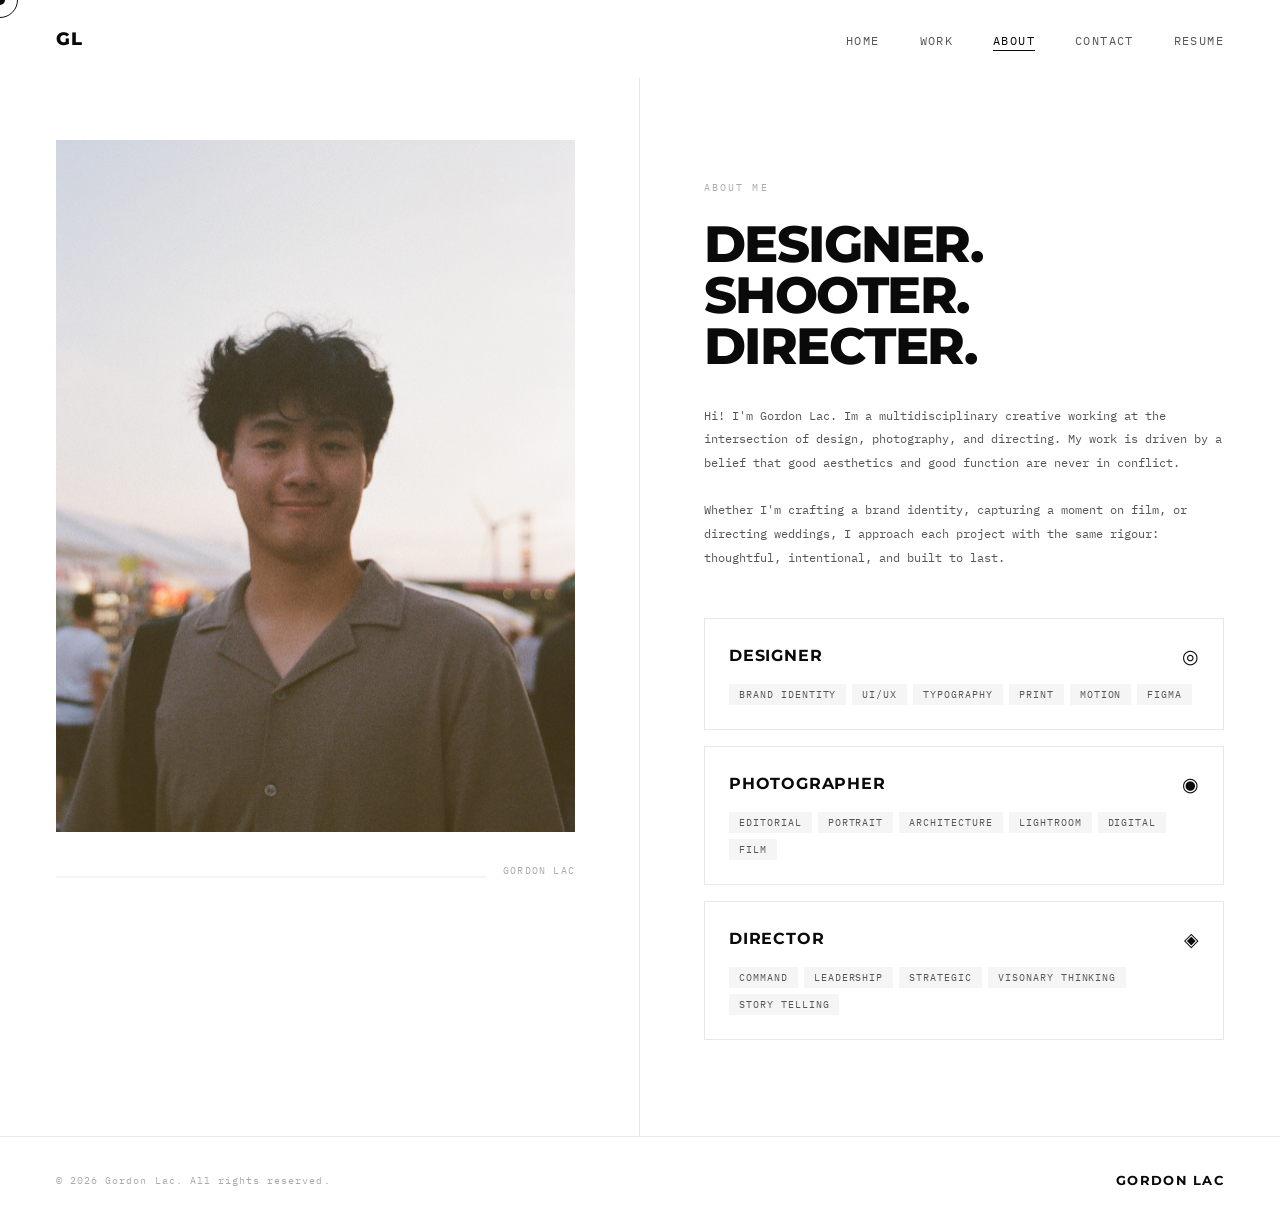
<file: about.html>
<!DOCTYPE html>
<html lang="en">
<head>
  <meta charset="UTF-8">
  <meta name="viewport" content="width=device-width, initial-scale=1.0">
  <title>Gordon Lac — About</title>
  <link rel="stylesheet" href="stylesheet.css">
  <link rel="preconnect" href="https://fonts.googleapis.com">
  <link rel="preconnect" href="https://fonts.gstatic.com" crossorigin>
  <link href="https://fonts.googleapis.com/css2?family=Montserrat:ital,wght@0,100;0,200;0,300;0,400;0,500;0,600;0,700;0,800;0,900;1,300;1,400&family=IBM+Plex+Mono:wght@300;400;500&display=swap" rel="stylesheet">
</head>
<body>

  <div id="cursor"></div>
  <div id="cursor-ring"></div>

  <!-- ─── NAV ─── -->
  <nav id="main-nav">
    <a class="nav-logo" href="index.html">GL</a>
    <ul class="nav-links">
      <li><a href="index.html">Home</a></li>
      <li><a href="work.html">Work</a></li>
      <li><a href="about.html" class="active">About</a></li>
      <li><a href="contact.html">Contact</a></li>
      <li><a href="https://drive.google.com/file/d/1MKEJlnjtMEWlnv_VIeZGkt-qrC63POah/view?usp=sharing" target="_blank">Resume</a></li>

    </ul>
  </nav>

  <div class="page-wrapper">

    <div class="about-layout">
      <div class="about-left">
        <div class="about-portrait">
          <img src="z_me.jpg" width="100%">
        </div>
        <div style="display:flex;gap:16px;margin-top:8px;">
          <div style="flex:1;background:var(--gray-100);height:2px;margin-top:12px;"></div>
          <p style="font-family:var(--mono);font-size:0.62rem;letter-spacing:0.12em;text-transform:uppercase;color:var(--gray-400);">Gordon Lac</p>
        </div>
      </div>
      <div class="about-right">
        <p class="about-right-label">About Me</p>
        <h2 class="about-bio-title">Designer.<br>Shooter.<br>Directer.</h2>
        <p class="about-bio">
          Hi! I'm Gordon Lac. Im a multidisciplinary creative working at the intersection of design, photography, and directing. My
          work is driven by a belief that good aesthetics and good function are never in conflict.
          <br><br>
          Whether I'm crafting a brand identity, capturing a moment on film, or directing weddings, I approach
          each project with the same rigour: thoughtful, intentional, and built to last.
        </p>
        <div class="skill-card reveal">
          <div class="skill-card-header">
            <span class="skill-card-title">Designer</span>
            <span class="skill-card-icon">◎</span>
          </div>
          <div class="skill-tags">
            <span class="skill-tag">Brand Identity</span>
            <span class="skill-tag">UI/UX</span>
            <span class="skill-tag">Typography</span>
            <span class="skill-tag">Print</span>
            <span class="skill-tag">Motion</span>
            <span class="skill-tag">Figma</span>
          </div>
        </div>
        <div class="skill-card reveal">
          <div class="skill-card-header">
            <span class="skill-card-title">Photographer</span>
            <span class="skill-card-icon">◉</span>
          </div>
          <div class="skill-tags">
            <span class="skill-tag">Editorial</span>
            <span class="skill-tag">Portrait</span>
            <span class="skill-tag">Architecture</span>
            <span class="skill-tag">Lightroom</span>
            <span class="skill-tag">Digital</span>
            <span class="skill-tag">Film</span>
          </div>
        </div>
        <div class="skill-card reveal">
          <div class="skill-card-header">
            <span class="skill-card-title">Director</span>
            <span class="skill-card-icon">◈</span>
          </div>
          <div class="skill-tags">
            <span class="skill-tag">Command</span>
            <span class="skill-tag">Leadership</span>
            <span class="skill-tag">Strategic</span>
            <span class="skill-tag">Visonary Thinking</span>
            <span class="skill-tag">Story Telling</span>
          </div>
        </div>
      </div>
    </div>

    <footer class="site-footer">
      <p class="footer-copy">© 2026 Gordon Lac. All rights reserved.</p>
      <p class="footer-name">Gordon Lac</p>
    </footer>

  </div><!-- /page-wrapper -->

  <script src="shared.js"></script>
  <script>
    initCursor();
    initNavScroll();
    initReveal(document);
  </script>
</body>
</html>
</file>
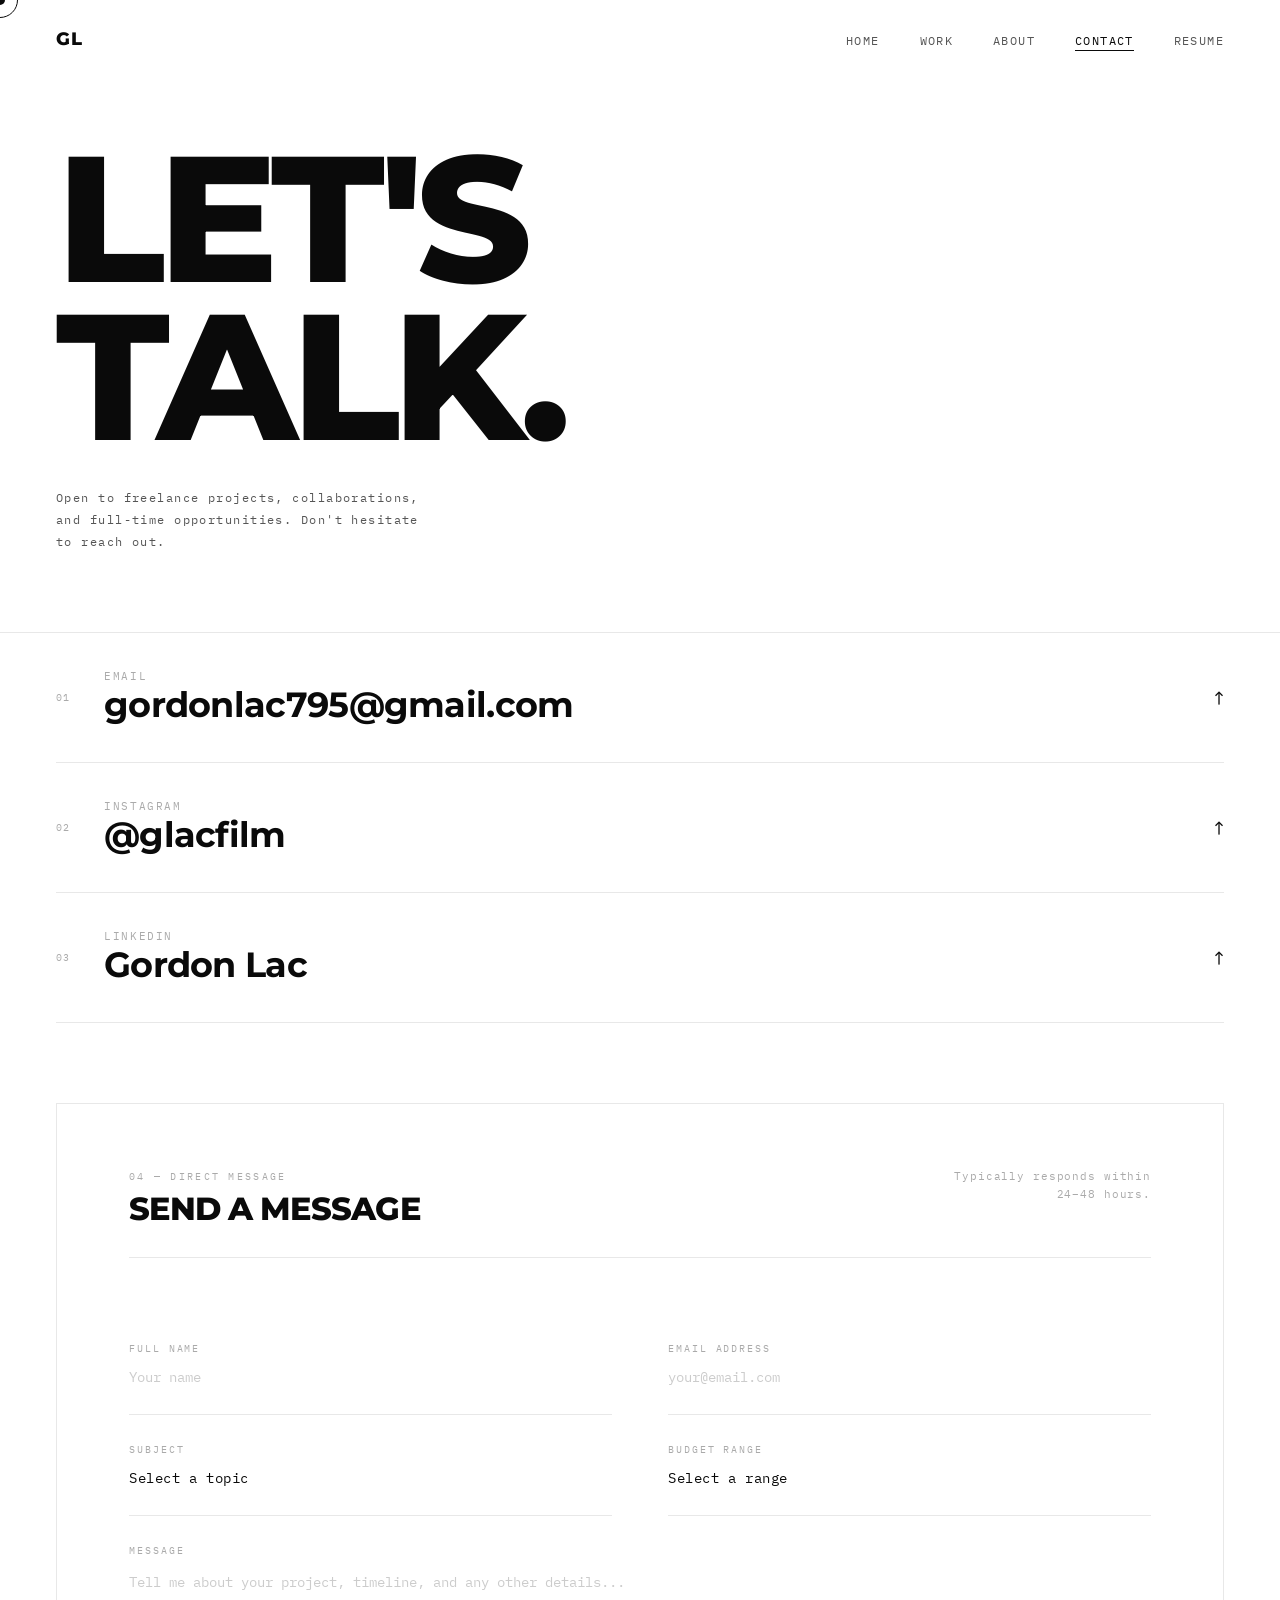
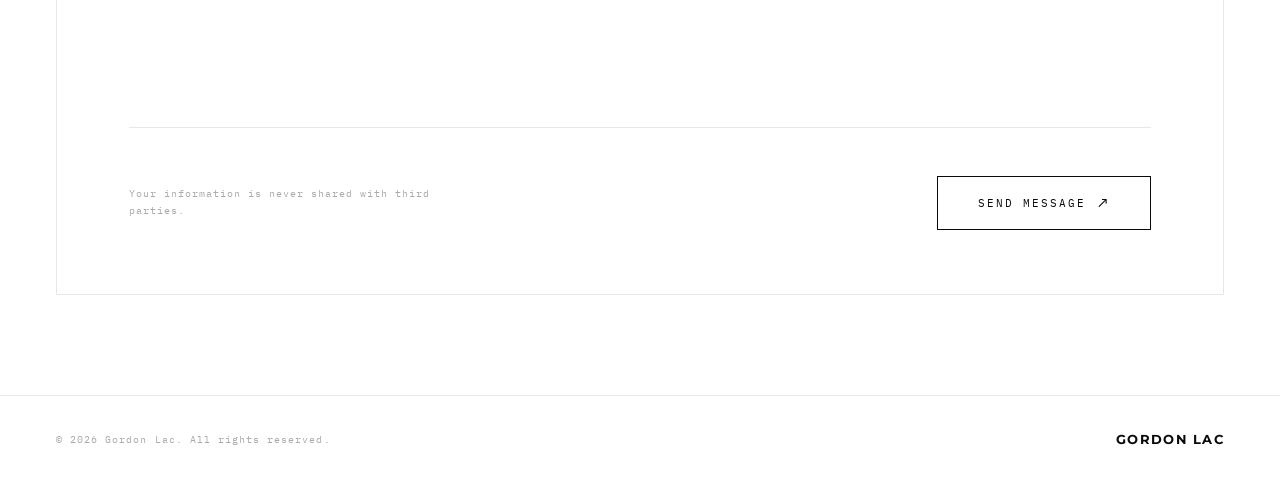
<file: contact.html>
<!DOCTYPE html>
<html lang="en">
<head>
  <meta charset="UTF-8">
  <meta name="viewport" content="width=device-width, initial-scale=1.0">
  <title>Gordon Lac — Contact</title>
  <link rel="stylesheet" href="stylesheet.css">
  <link rel="preconnect" href="https://fonts.googleapis.com">
  <link rel="preconnect" href="https://fonts.gstatic.com" crossorigin>
  <link href="https://fonts.googleapis.com/css2?family=Montserrat:ital,wght@0,100;0,200;0,300;0,400;0,500;0,600;0,700;0,800;0,900;1,300;1,400&family=IBM+Plex+Mono:wght@300;400;500&display=swap" rel="stylesheet">

  <style>
    /* ── CONTACT FORM CARD ── */
    .contact-form-section {
      padding: 80px 56px 40px !important;
    }

    .contact-form-card {
      max-width: 1200px !important;
      width: 100% !important;
      margin: 0 auto !important;
      border: 1px solid #e8e8e8 !important;
      padding: 64px 72px !important;
      box-sizing: border-box !important;
      background: #ffffff !important;
    }

    .form-card-header {
      display: flex !important;
      align-items: baseline !important;
      justify-content: space-between !important;
      margin-bottom: 56px !important;
      padding-bottom: 32px !important;
      border-bottom: 1px solid #e8e8e8 !important;
    }

    .form-card-label {
      font-family: 'IBM Plex Mono', monospace !important;
      font-size: 0.65rem !important;
      letter-spacing: 0.22em !important;
      text-transform: uppercase !important;
      color: #aaaaaa !important;
      display: block !important;
      margin-bottom: 10px !important;
    }

    .form-card-title {
      font-family: Montserrat, sans-serif !important;
      font-weight: 800 !important;
      font-size: 2rem !important;
      letter-spacing: -0.03em !important;
      text-transform: uppercase !important;
      color: #0a0a0a !important;
      line-height: 1 !important;
    }

    .form-card-note {
      font-family: 'IBM Plex Mono', monospace !important;
      font-size: 0.68rem !important;
      letter-spacing: 0.08em !important;
      color: #aaaaaa !important;
      text-align: right !important;
      line-height: 1.6 !important;
    }

    /* ── FORM GRID ── */
    .form-grid {
      display: grid !important;
      grid-template-columns: 1fr 1fr !important;
      column-gap: 56px !important;
      row-gap: 0 !important;
    }

    .form-field {
      display: flex !important;
      flex-direction: column !important;
      padding: 28px 0 !important;
      border-bottom: 1px solid #e8e8e8 !important;
    }

    .form-field.full-width {
      grid-column: 1 / -1 !important;
    }

    .form-field label {
      font-family: 'IBM Plex Mono', monospace !important;
      font-size: 0.6rem !important;
      letter-spacing: 0.2em !important;
      text-transform: uppercase !important;
      color: #aaaaaa !important;
      margin-bottom: 12px !important;
      display: block !important;
      visibility: visible !important;
      opacity: 1 !important;
    }

    .form-field input,
    .form-field select,
    .form-field textarea {
      font-family: 'IBM Plex Mono', monospace !important;
      font-size: 0.9rem !important;
      color: #0a0a0a !important;
      background: transparent !important;
      border: none !important;
      border-radius: 0 !important;
      outline: none !important;
      width: 100% !important;
      padding: 0 !important;
      margin: 0 !important;
      box-shadow: none !important;
      -webkit-appearance: none !important;
      appearance: none !important;
      visibility: visible !important;
      opacity: 1 !important;
      display: block !important;
    }

    .form-field input::placeholder,
    .form-field textarea::placeholder {
      color: #cccccc !important;
      font-family: 'IBM Plex Mono', monospace !important;
    }

    .form-field select {
      cursor: none !important;
      letter-spacing: 0.04em !important;
    }

    .form-field select option {
      background: #ffffff !important;
      color: #0a0a0a !important;
    }

    .form-field textarea {
      resize: none !important;
      line-height: 1.8 !important;
      min-height: 100px !important;
    }

    /* ── FORM FOOTER ── */
    .form-footer {
      display: flex !important;
      align-items: center !important;
      justify-content: space-between !important;
      padding-top: 40px !important;
      margin-top: 8px !important;
    }

    .form-footer-note {
      font-family: 'IBM Plex Mono', monospace !important;
      font-size: 0.62rem !important;
      letter-spacing: 0.1em !important;
      color: #aaaaaa !important;
      max-width: 320px !important;
      line-height: 1.7 !important;
    }

    .form-submit-btn {
      font-family: 'IBM Plex Mono', monospace !important;
      font-size: 0.7rem !important;
      letter-spacing: 0.18em !important;
      text-transform: uppercase !important;
      color: #0a0a0a !important;
      background: transparent !important;
      border: 1px solid #0a0a0a !important;
      padding: 16px 40px !important;
      cursor: none !important;
      display: inline-flex !important;
      align-items: center !important;
      gap: 12px !important;
      transition: background 0.25s, color 0.25s !important;
      border-radius: 0 !important;
      box-shadow: none !important;
      outline: none !important;
      -webkit-appearance: none !important;
      appearance: none !important;
    }

    .form-submit-btn:hover {
      background: #f5f5f5 !important;
    }

    .btn-arrow {
      display: inline-block !important;
      transition: transform 0.25s !important;
      font-size: 1rem !important;
    }

    .form-submit-btn:hover .btn-arrow {
      transform: translate(4px, -4px) !important;
    }

    /* ── SUCCESS STATE ── */
    .form-success {
      display: none !important;
      text-align: center !important;
      padding: 80px 40px !important;
    }

    .form-success.visible {
      display: block !important;
    }

    .success-icon {
      font-family: 'IBM Plex Mono', monospace !important;
      font-size: 2rem !important;
      color: #0a0a0a !important;
      margin-bottom: 24px !important;
      display: block !important;
    }

    .success-title {
      font-family: Montserrat, sans-serif !important;
      font-weight: 800 !important;
      font-size: 1.8rem !important;
      letter-spacing: -0.03em !important;
      text-transform: uppercase !important;
      color: #0a0a0a !important;
      margin-bottom: 12px !important;
    }

    .success-sub {
      font-family: 'IBM Plex Mono', monospace !important;
      font-size: 0.72rem !important;
      color: #aaaaaa !important;
      letter-spacing: 0.08em !important;
      line-height: 1.8 !important;
    }

    /* ── ERROR STATE ── */
    .form-error-msg {
      display: none !important;
      font-family: 'IBM Plex Mono', monospace !important;
      font-size: 0.65rem !important;
      letter-spacing: 0.1em !important;
      color: #cc0000 !important;
      margin-top: 20px !important;
      text-align: center !important;
    }

    .form-error-msg.visible {
      display: block !important;
    }

    /* ── RESPONSIVE ── */
    @media (max-width: 900px) {
      .contact-form-section {
        padding: 60px 28px 40px !important;
      }
      .contact-form-card {
        padding: 40px 28px !important;
      }
      .form-grid {
        grid-template-columns: 1fr !important;
        column-gap: 0 !important;
      }
      .form-card-header {
        flex-direction: column !important;
        gap: 16px !important;
      }
      .form-card-note {
        text-align: left !important;
      }
      .form-footer {
        flex-direction: column !important;
        align-items: flex-start !important;
        gap: 28px !important;
      }
    }
  </style>
</head>
<body>

  <div id="cursor"></div>
  <div id="cursor-ring"></div>

  <!-- ─── NAV ─── -->
  <nav id="main-nav">
    <a class="nav-logo" href="index.html">GL</a>
    <ul class="nav-links">
      <li><a href="index.html">Home</a></li>
      <li><a href="work.html">Work</a></li>
      <li><a href="about.html">About</a></li>
      <li><a href="contact.html" class="active">Contact</a></li>
      <li><a href="https://drive.google.com/file/d/1MKEJlnjtMEWlnv_VIeZGkt-qrC63POah/view?usp=sharing" target="_blank">Resume</a></li>

    </ul>
  </nav>

  <div class="page-wrapper">

    <!-- ─── HERO ─── -->
    <div class="contact-hero">
      <h1 class="contact-title">Let's<br>Talk.</h1>
      <p class="contact-subtitle">Open to freelance projects, collaborations, and full-time opportunities. Don't hesitate to reach out.</p>
    </div>

    <!-- ─── CONTACT LINKS ─── -->
    <div class="contact-links">
      <a href="mailto:gordonlac795@gmail.com" class="contact-link-row">
        <div class="contact-link-left">
          <span class="contact-link-num">01</span>
          <div>
            <p class="contact-link-label">Email</p>
            <p class="contact-link-name">gordonlac795@gmail.com</p>
          </div>
        </div>
        <span class="contact-link-arrow">↗</span>
      </a>
      <a href="https://www.instagram.com/glacfilm/" target="_blank" class="contact-link-row">
        <div class="contact-link-left">
          <span class="contact-link-num">02</span>
          <div>
            <p class="contact-link-label">Instagram</p>
            <p class="contact-link-name">@glacfilm</p>
          </div>
        </div>
        <span class="contact-link-arrow">↗</span>
      </a>
      <a href="https://www.linkedin.com/in/gordon-lac-743646339/" target="_blank" class="contact-link-row">
        <div class="contact-link-left">
          <span class="contact-link-num">03</span>
          <div>
            <p class="contact-link-label">LinkedIn</p>
            <p class="contact-link-name">Gordon Lac</p>
          </div>
        </div>
        <span class="contact-link-arrow">↗</span>
      </a>
    </div>

    <!-- ─── CONTACT FORM ─── -->
    <div class="contact-form-section">
      <div class="contact-form-card">

        <!-- Card Header -->
        <div class="form-card-header">
          <div>
            <span class="form-card-label">04 — Direct Message</span>
            <h2 class="form-card-title">Send a Message</h2>
          </div>
          <p class="form-card-note">
            Typically responds within<br>24–48 hours.
          </p>
        </div>

        <!-- Form Body -->
        <form id="contact-form" action="https://formspree.io/f/maqpvrbr" method="POST" novalidate>

          <div class="form-grid">

            <!-- Name -->
            <div class="form-field">
              <label for="name">Full Name</label>
              <input type="text" id="name" name="name" placeholder="Your name" required>
            </div>

            <!-- Email -->
            <div class="form-field">
              <label for="email">Email Address</label>
              <input type="email" id="email" name="email" placeholder="your@email.com" required>
            </div>

            <!-- Subject -->
            <div class="form-field">
              <label for="subject">Subject</label>
              <select id="subject" name="subject" required>
                <option value="" disabled selected>Select a topic</option>
                <option value="Freelance Project">Freelance Project</option>
                <option value="Collaboration">Collaboration</option>
                <option value="Full-Time Opportunity">Full-Time Opportunity</option>
                <option value="Wedding / Event">Wedding / Event</option>
                <option value="Commercial Shoot">Commercial Shoot</option>
                <option value="Other">Other</option>
              </select>
            </div>

            <!-- Budget -->
            <div class="form-field">
              <label for="budget">Budget Range</label>
              <select id="budget" name="budget">
                <option value="" disabled selected>Select a range</option>
                <option value="Under $500">Under $500</option>
                <option value="$500 – $1,500">$500 – $1,500</option>
                <option value="$1,500 – $5,000">$1,500 – $5,000</option>
                <option value="$5,000+">$5,000+</option>
                <option value="Let's discuss">Let's discuss</option>
              </select>
            </div>

            <!-- Message -->
            <div class="form-field full-width">
              <label for="message">Message</label>
              <textarea id="message" name="message" rows="5" placeholder="Tell me about your project, timeline, and any other details..." required></textarea>
            </div>

          </div><!-- /form-grid -->

          <!-- Form Footer -->
          <div class="form-footer">
            <p class="form-footer-note">
              Your information is never shared with third parties.
            </p>
            <button type="submit" class="form-submit-btn">
              Send Message <span class="btn-arrow">↗</span>
            </button>
          </div>

          <p class="form-error-msg" id="form-error">Something went wrong. Please try again or email directly.</p>

        </form>

        <!-- Success State -->
        <div class="form-success" id="form-success">
          <span class="success-icon">✓</span>
          <p class="success-title">Message Sent</p>
          <p class="success-sub">Thanks for reaching out.<br>I'll be in touch within 24–48 hours.</p>
        </div>

      </div>
    </div><!-- /contact-form-section -->

    <!-- ─── FOOTER ─── -->
    <footer class="site-footer" style="margin-top:60px;">
      <p class="footer-copy">© 2026 Gordon Lac. All rights reserved.</p>
      <p class="footer-name">Gordon Lac</p>
    </footer>

  </div><!-- /page-wrapper -->

  <script src="shared.js"></script>
  <script>
    initCursor();
    initNavScroll();

    // ── FORM SUBMISSION ──
    const form = document.getElementById('contact-form');
    const successBox = document.getElementById('form-success');
    const errorMsg = document.getElementById('form-error');

    form.addEventListener('submit', async function (e) {
      e.preventDefault();

      const btn = form.querySelector('.form-submit-btn');
      btn.textContent = 'Sending...';
      btn.style.setProperty('opacity', '0.6', 'important');
      btn.style.setProperty('pointer-events', 'none', 'important');
      errorMsg.classList.remove('visible');

      try {
        const response = await fetch(form.action, {
          method: 'POST',
          body: new FormData(form),
          headers: { 'Accept': 'application/json' }
        });

        if (response.ok) {
          form.style.setProperty('display', 'none', 'important');
          successBox.classList.add('visible');
          successBox.style.setProperty('display', 'block', 'important');
        } else {
          throw new Error('Server error');
        }
      } catch {
        errorMsg.classList.add('visible');
        btn.innerHTML = 'Send Message <span class="btn-arrow">↗</span>';
        btn.style.setProperty('opacity', '1', 'important');
        btn.style.setProperty('pointer-events', 'auto', 'important');
      }
    });
  </script>
</body>
</html>
</file>
<file: stylesheet.css>
:root {
      --black: #0a0a0a;
      --white: #ffffff;
      --gray-100: #f5f5f5;
      --gray-200: #e8e8e8;
      --gray-400: #aaaaaa;
      --gray-600: #555555;
      --display: 'Montserrat', sans-serif;
      --mono: 'IBM Plex Mono', monospace;
      --transition: 0.4s cubic-bezier(0.25, 0.46, 0.45, 0.94);
    }

    *, *::before, *::after { box-sizing: border-box; margin: 0; padding: 0; }

    html { scroll-behavior: smooth; overflow-x: hidden; }

    body {
      font-family: var(--mono);
      background: var(--white);
      color: var(--black);
      cursor: none;
      overflow-x: hidden;
    }

    /* ─── CURSOR ─── */
    #cursor {
      position: fixed; width: 10px; height: 10px;
      background: var(--black); border-radius: 50%;
      pointer-events: none; z-index: 9999;
      transform: translate(-50%, -50%);
      transition: width 0.25s, height 0.25s, background 0.25s;
    }
    #cursor-ring {
      position: fixed; width: 36px; height: 36px;
      border: 1.5px solid var(--black); border-radius: 50%;
      pointer-events: none; z-index: 9998;
      transform: translate(-50%, -50%);
      transition: transform 0.12s ease, width 0.3s, height 0.3s, opacity 0.3s;
    }
    body.hovering #cursor { width: 6px; height: 6px; }
    body.hovering #cursor-ring { width: 52px; height: 52px; }

    /* ─── NAV ─── */
    nav {
      position: fixed; top: 0; left: 0; right: 0; z-index: 100;
      display: flex; align-items: center; justify-content: space-between;
      padding: 28px 56px;
      background: rgba(255,255,255,0.92);
      backdrop-filter: blur(12px);
      border-bottom: 1px solid transparent;
      transition: border-color 0.3s;
    }
    nav.scrolled { border-color: var(--gray-200); }
    .nav-logo {
      font-family: Montserrat, sans-serif; font-weight: 800;
      font-size: 1.1rem; letter-spacing: 0.08em;
      text-decoration: none; color: var(--black); cursor: none;
    }
    .nav-links { display: flex; gap: 40px; list-style: none; }
    .nav-links a {
      font-family: 'IBM Plex Mono', monospace; font-size: 0.72rem;
      letter-spacing: 0.12em; text-transform: uppercase;
      color: var(--gray-600); text-decoration: none; cursor: none;
      transition: color 0.2s; position: relative;
    }
    .nav-links a::after {
      content: ''; position: absolute; bottom: -3px; left: 0;
      width: 0; height: 1px; background: var(--black); transition: width 0.3s;
    }
    .nav-links a:hover { color: var(--black); }
    .nav-links a:hover::after { width: 100%; }
    .nav-links a.active { color: var(--black); }
    .nav-links a.active::after { width: 100%; }

    /* ─── PAGE SYSTEM ─── */
    .page {
      display: none; min-height: 100vh; opacity: 0; transform: translateY(16px);
      transition: opacity 0.5s var(--transition), transform 0.5s var(--transition);
    }
    .page.active { display: block; opacity: 1; transform: translateY(0); }
    #page-home { display: block; overflow-y: auto; overflow-x: hidden; }

    /* ─── HERO ─── */
    .hero {
      height: 100vh; display: flex; flex-direction: column;
      justify-content: center; padding: 0 56px; padding-top: 100px;
      position: relative; overflow: hidden;
    }
    .hero-eyebrow {
      font-family: 'IBM Plex Mono', monospace; font-size: 0.7rem;
      letter-spacing: 0.2em; text-transform: uppercase; color: var(--gray-400);
      margin-bottom: 32px; opacity: 0; transform: translateY(20px);
      animation: fadeUp 0.7s 0.2s forwards;
    }
    .hero-name {
      font-family: Montserrat, sans-serif; font-weight: 800;
      font-size: clamp(5rem, 12vw, 11rem); line-height: 0.9;
      letter-spacing: -0.03em; text-transform: uppercase;
      overflow: hidden; margin-bottom: 48px;
    }
    .hero-name-line {
      display: block; opacity: 0; transform: translateY(60px);
      animation: slideUp 0.8s cubic-bezier(0.16,1,0.3,1) forwards;
    }
    .hero-name-line:nth-child(1) { animation-delay: 0.35s; }
    .hero-name-line:nth-child(2) { animation-delay: 0.5s; }
    .hero-disciplines {
      display: flex; gap: 12px; flex-wrap: wrap;
      opacity: 0; transform: translateY(20px); animation: fadeUp 0.7s 0.75s forwards;
    }
    .discipline-tag {
      font-family: 'IBM Plex Mono', monospace; font-size: 0.7rem;
      letter-spacing: 0.14em; text-transform: uppercase;
      padding: 8px 18px; border: 1px solid var(--black);
      border-radius: 100px; color: var(--black);
    }
    .hero-scroll {
      position: absolute; bottom: 40px; left: 56px;
      display: flex; align-items: center; gap: 16px;
      opacity: 0; animation: fadeUp 0.7s 1.1s forwards;
    }
    .scroll-line {
      width: 48px; height: 1px; background: var(--black);
      position: relative; overflow: hidden;
    }
    .scroll-line::after {
      content: ''; position: absolute; top: 0; left: -100%;
      width: 100%; height: 100%; background: var(--gray-400);
      animation: scanLine 1.8s 1.5s infinite;
    }
    .scroll-text {
      font-family: 'IBM Plex Mono', monospace; font-size: 0.65rem;
      letter-spacing: 0.18em; text-transform: uppercase; color: var(--gray-400);
    }
    .hero-number {
      position: absolute; bottom: 40px; right: 56px;
      font-family: Montserrat, sans-serif; font-weight: 200;
      font-size: 8rem; color: var(--gray-200); line-height: 1;
      user-select: none; opacity: 0; animation: fadeUp 0.7s 1s forwards;
    }

    /* ─── MARQUEE ─── */
    .marquee-strip {
      border-top: 1px solid var(--black); border-bottom: 1px solid var(--black);
      padding: 18px 0; overflow: hidden; white-space: nowrap;
    }
    .marquee-inner { display: inline-flex; animation: marquee 22s linear infinite; }
    .marquee-item {
      font-family: Montserrat, sans-serif; font-weight: 600;
      font-size: 0.8rem; letter-spacing: 0.18em; text-transform: uppercase;
      padding: 0 40px; color: var(--black);
    }
    .marquee-dot {
      display: inline-block; width: 5px; height: 5px; border-radius: 50%;
      background: var(--black); vertical-align: middle; margin-right: 40px;
    }

    /* ─── ABOUT STRIP ─── */
    .about-strip {
      display: grid; grid-template-columns: 1fr 1fr 1fr;
      border-bottom: 1px solid var(--gray-200);
    }
    .about-strip-item {
      padding: 56px 48px; border-right: 1px solid var(--gray-200);
    }
    .about-strip-item:last-child { border-right: none; }
    .strip-label {
      font-family: 'IBM Plex Mono', monospace; font-size: 0.65rem;
      letter-spacing: 0.18em; text-transform: uppercase;
      color: var(--gray-400); margin-bottom: 16px;
    }
    .strip-value {
      font-family: Montserrat, sans-serif; font-weight: 700;
      font-size: 2.2rem; line-height: 1; letter-spacing: -0.02em;
    }
    .strip-sub {
      font-family: 'IBM Plex Mono', monospace; font-size: 0.7rem;
      color: var(--gray-600); margin-top: 8px; letter-spacing: 0.05em;
    }

    /* ─── SECTION HEADER ─── */
    .section-header {
      display: flex; align-items: baseline; justify-content: space-between;
      padding: 64px 56px 40px;
    }
    .section-title {
      font-family: Montserrat, sans-serif; font-weight: 800;
      font-size: 1rem; letter-spacing: 0.15em; text-transform: uppercase;
    }
    .section-link {
      font-family: 'IBM Plex Mono', monospace; font-size: 0.68rem;
      letter-spacing: 0.12em; text-transform: uppercase;
      color: var(--gray-600); text-decoration: none; cursor: none;
      border-bottom: 1px solid var(--gray-200); padding-bottom: 2px;
      transition: color 0.2s, border-color 0.2s;
    }
    .section-link:hover { color: var(--black); border-color: var(--black); }

    /* ─── PROJECT CARDS ─── */
    .project-grid {
      display: grid; grid-template-columns: repeat(3, 1fr);
      gap: 1px; background: var(--gray-200); border-top: 1px solid var(--gray-200);
    }
    .project-card {
      background: var(--white); cursor: none; overflow: hidden; position: relative;
    }
    .project-card-img {
      width: 100%; aspect-ratio: 4/3;
      background: var(--gray-100); overflow: hidden; position: relative;
    }

    /* ─── FIX: Each card image is isolated — img fills its own card only ─── */
    .project-card-img img {
      width: 100%; height: 100%; object-fit: cover; display: block;
      transition: transform 0.7s cubic-bezier(0.25,0.46,0.45,0.94);
      filter: grayscale(20%);
    }
    .project-card:hover .project-card-img img {
      transform: scale(1.05); filter: grayscale(0%);
    }

    /* Placeholder used ONLY when there is no <img> — it never touches cards that have images */
    .project-card-placeholder {
      width: 100%; height: 100%; display: flex; align-items: center;
      justify-content: center; font-family: Montserrat, sans-serif;
      font-weight: 700; font-size: 0.7rem; letter-spacing: 0.15em;
      text-transform: uppercase; color: var(--gray-400);
      background: var(--gray-100); transition: background 0.3s;
    }
    .project-card:hover .project-card-placeholder { background: var(--gray-200); }

    .project-card-info { padding: 24px 28px 28px; }
    .project-card-cat {
      font-family: 'IBM Plex Mono', monospace; font-size: 0.62rem;
      letter-spacing: 0.16em; text-transform: uppercase;
      color: var(--gray-400); margin-bottom: 8px;
    }
    .project-card-title {
      font-family: Montserrat, sans-serif; font-weight: 700;
      font-size: 1rem; letter-spacing: -0.01em; margin-bottom: 6px;
    }
    .project-card-desc {
      font-family: 'IBM Plex Mono', monospace; font-size: 0.7rem;
      color: var(--gray-600); line-height: 1.7;
    }
    .project-card-arrow {
      display: inline-block; margin-top: 16px;
      font-family: 'IBM Plex Mono', monospace; font-size: 0.65rem;
      letter-spacing: 0.12em; text-transform: uppercase;
      color: var(--black); border-bottom: 1px solid var(--black);
      padding-bottom: 2px; cursor: none;
      opacity: 0; transform: translateX(-8px);
      transition: opacity 0.3s, transform 0.3s;
    }
    .project-card:hover .project-card-arrow { opacity: 1; transform: translateX(0); }

    /* ─── HOME CTA ─── */
    .home-cta {
      padding: 100px 56px; display: flex; align-items: center;
      justify-content: space-between; border-top: 1px solid var(--gray-200);
    }
    .home-cta-text {
      font-family: Montserrat, sans-serif; font-weight: 800;
      font-size: clamp(2rem, 5vw, 4rem); line-height: 1.05;
      letter-spacing: -0.03em; text-transform: uppercase; max-width: 600px;
    }
    .cta-button {
      display: inline-flex; align-items: center; gap: 12px;
      font-family: 'IBM Plex Mono', monospace; font-size: 0.72rem;
      letter-spacing: 0.15em; text-transform: uppercase;
      background: var(--black); color: var(--white);
      border: none; padding: 18px 36px; cursor: none;
      transition: background 0.25s, transform 0.25s; flex-shrink: 0;
    }
    .cta-button:hover { background: var(--gray-600); transform: translateX(4px); }

    /* ─── FOOTER ─── */
    .site-footer {
      padding: 36px 56px; border-top: 1px solid var(--gray-200);
      display: flex; align-items: center; justify-content: space-between;
    }
    .footer-copy {
      font-family: 'IBM Plex Mono', monospace; font-size: 0.65rem;
      letter-spacing: 0.1em; color: var(--gray-400);
    }
    .footer-name {
      font-family: Montserrat, sans-serif; font-weight: 700;
      font-size: 0.8rem; letter-spacing: 0.1em; text-transform: uppercase;
    }

    /* ─── WORK PAGE ─── */
    .page-hero { padding: 160px 56px 64px; border-bottom: 1px solid var(--gray-200); }
    .page-hero-label {
      font-family: 'IBM Plex Mono', monospace; font-size: 0.68rem;
      letter-spacing: 0.2em; text-transform: uppercase;
      color: var(--gray-400); margin-bottom: 24px;
    }
    .page-hero-title {
      font-family: Montserrat, sans-serif; font-weight: 800;
      font-size: clamp(3rem, 8vw, 7rem); line-height: 0.92;
      letter-spacing: -0.04em; text-transform: uppercase;
    }
    .filter-bar {
      padding: 32px 56px; display: flex; gap: 8px;
      border-bottom: 1px solid var(--gray-200);
    }
    .filter-btn {
      font-family: 'IBM Plex Mono', monospace; font-size: 0.68rem;
      letter-spacing: 0.12em; text-transform: uppercase;
      padding: 8px 20px; border: 1px solid var(--gray-200);
      background: none; color: var(--gray-600); cursor: none;
      transition: all 0.2s; border-radius: 100px;
    }
    .filter-btn:hover, .filter-btn.active {
      background: var(--black); color: var(--white); border-color: var(--black);
    }
    .work-grid {
      display: grid; grid-template-columns: repeat(3, 1fr);
      gap: 1px; background: var(--gray-200); border-top: 1px solid var(--gray-200);
    }

    /* ─── ABOUT PAGE ─── */
    .about-layout {
      display: grid; grid-template-columns: 1fr 1fr;
      min-height: calc(100vh - 100px);
    }
    .about-left { padding: 140px 64px 80px 56px; border-right: 1px solid var(--gray-200); }
    .about-right { padding: 140px 56px 80px 64px; }
    .about-portrait {
      width: 100%; aspect-ratio: 3/4; background: var(--gray-100);
      display: flex; align-items: center; justify-content: center;
      margin-bottom: 32px; overflow: hidden;
      font-family: 'IBM Plex Mono', monospace; font-size: 0.7rem;
      letter-spacing: 0.1em; text-transform: uppercase; color: var(--gray-400);
    }
    .about-portrait img { width: 100%; height: 100%; object-fit: cover; display: block; }
    .about-right-label {
      font-family: 'IBM Plex Mono', monospace; font-size: 0.65rem;
      letter-spacing: 0.2em; text-transform: uppercase; color: var(--gray-400);
      margin-bottom: 24px; padding-top: 40px;
    }
    .about-bio-title {
      font-family: Montserrat, sans-serif; font-weight: 800;
      font-size: clamp(2rem, 4vw, 3.5rem); line-height: 1;
      letter-spacing: -0.03em; text-transform: uppercase; margin-bottom: 32px;
    }
    .about-bio {
      font-family: 'IBM Plex Mono', monospace; font-size: 0.78rem;
      line-height: 1.9; color: var(--gray-600); margin-bottom: 48px;
    }
    .skill-card { border: 1px solid var(--gray-200); padding: 24px; margin-bottom: 16px; }
    .skill-card-header {
      display: flex; align-items: center; justify-content: space-between; margin-bottom: 16px;
    }
    .skill-card-title {
      font-family: Montserrat, sans-serif; font-weight: 700;
      font-size: 1rem; letter-spacing: 0.05em; text-transform: uppercase;
    }
    .skill-card-icon { font-size: 1.2rem; }
    .skill-tags { display: flex; flex-wrap: wrap; gap: 6px; }
    .skill-tag {
      font-family: 'IBM Plex Mono', monospace; font-size: 0.6rem;
      letter-spacing: 0.1em; text-transform: uppercase;
      padding: 4px 10px; background: var(--gray-100); color: var(--gray-600);
    }

    /* ─── CONTACT PAGE ─── */
    .contact-hero { padding: 140px 56px 80px; border-bottom: 1px solid var(--gray-200); }
    .contact-title {
      font-family: Montserrat, sans-serif; font-weight: 800;
      font-size: clamp(4rem, 14vw, 12rem); line-height: 0.88;
      letter-spacing: -0.04em; text-transform: uppercase;
    }
    .contact-subtitle {
      font-family: 'IBM Plex Mono', monospace; font-size: 0.75rem;
      letter-spacing: 0.12em; color: var(--gray-600); margin-top: 32px;
      max-width: 380px; line-height: 1.8;
    }
    .contact-links { padding: 0 56px; }
    .contact-link-row {
      display: flex; align-items: center; justify-content: space-between;
      padding: 36px 0; border-bottom: 1px solid var(--gray-200);
      cursor: none; text-decoration: none; color: var(--black);
      transition: padding-left 0.3s;
    }
    .contact-link-row:hover { padding-left: 8px; }
    .contact-link-left { display: flex; align-items: center; gap: 24px; }
    .contact-link-num {
      font-family: 'IBM Plex Mono', monospace; font-size: 0.6rem;
      letter-spacing: 0.1em; color: var(--gray-400); width: 24px;
    }
    .contact-link-label {
      font-family: 'IBM Plex Mono', monospace; font-size: 0.68rem;
      letter-spacing: 0.15em; text-transform: uppercase; color: var(--gray-400);
    }
    .contact-link-name {
      font-family: Montserrat, sans-serif; font-weight: 700;
      font-size: clamp(1.4rem, 3vw, 2.2rem); letter-spacing: -0.02em;
    }
    .contact-link-arrow {
      font-family: 'IBM Plex Mono', monospace; font-size: 1.2rem;
      transform: rotate(-45deg); display: inline-block; transition: transform 0.3s;
    }
    .contact-link-row:hover .contact-link-arrow {
      transform: rotate(-45deg) translate(4px, -4px);
    }

    /* ─── CASE STUDY ─── */
    .case-back {
      display: flex; width: fit-content;
      align-items: center; gap: 10px;
      font-family: 'IBM Plex Mono', monospace; font-size: 0.65rem;
      letter-spacing: 0.15em; text-transform: uppercase;
      color: var(--gray-600); cursor: none; text-decoration: none;
      border-bottom: 1px solid transparent;
      transition: color 0.2s, border-color 0.2s;
      margin: 120px 56px 0;
    }
    .case-back:hover { color: var(--black); border-color: var(--black); }
    .case-hero { padding: 48px 56px 64px; border-bottom: 1px solid var(--gray-200); }
    .case-meta { display: flex; gap: 48px; margin-bottom: 40px; }
    .case-meta-label {
      font-family: 'IBM Plex Mono', monospace; font-size: 0.6rem;
      letter-spacing: 0.18em; text-transform: uppercase; color: var(--gray-400); margin-bottom: 6px;
    }
    .case-meta-value {
      font-family: 'IBM Plex Mono', monospace; font-size: 0.76rem;
      color: var(--black); font-weight: 500;
    }
    .case-title {
      font-family: Montserrat, sans-serif; font-weight: 800;
      font-size: clamp(2.5rem, 6vw, 5.5rem); line-height: 0.95;
      letter-spacing: -0.03em; text-transform: uppercase;
    }

    /* ─── FIX: Case cover — no hardcoded src; JS sets it per case ─── */
    .case-cover {
      margin: 0; width: 100%; aspect-ratio: 16/7;
      background: var(--gray-100); overflow: hidden;
      display: flex; align-items: center; justify-content: center;
      font-family: 'IBM Plex Mono', monospace; font-size: 0.7rem;
      letter-spacing: 0.12em; text-transform: uppercase; color: var(--gray-400);
    }
    .case-cover img {
      width: 100%; height: 100%; object-fit: cover; display: block;
    }

    .case-body {
      display: grid; grid-template-columns: 280px 1fr;
      border-bottom: 1px solid var(--gray-200);
    }
    .case-sidebar { padding: 56px 48px 56px 56px; border-right: 1px solid var(--gray-200); }
    .case-sidebar-section { margin-bottom: 40px; }
    .case-sidebar-label {
      font-family: 'IBM Plex Mono', monospace; font-size: 0.6rem;
      letter-spacing: 0.2em; text-transform: uppercase;
      color: var(--gray-400); margin-bottom: 12px;
    }
    .case-sidebar-text {
      font-family: 'IBM Plex Mono', monospace; font-size: 0.72rem;
      line-height: 1.8; color: var(--gray-600);
    }
    .case-sidebar-tags { display: flex; flex-direction: column; gap: 6px; }
    .case-sidebar-tag {
      font-family: 'IBM Plex Mono', monospace; font-size: 0.65rem;
      letter-spacing: 0.1em; text-transform: uppercase; color: var(--black);
      padding: 6px 0; border-bottom: 1px solid var(--gray-100);
    }
    .case-content { padding: 56px 56px 80px; }
    .case-section { margin-bottom: 64px; }
    .case-section-label {
      font-family: 'IBM Plex Mono', monospace; font-size: 0.62rem;
      letter-spacing: 0.2em; text-transform: uppercase; color: var(--gray-400);
      margin-bottom: 20px; padding-bottom: 12px; border-bottom: 1px solid var(--gray-200);
    }
    .case-section-title {
      font-family: Montserrat, sans-serif; font-weight: 700;
      font-size: 1.5rem; letter-spacing: -0.02em; margin-bottom: 20px;
    }
    .case-section-body {
      font-family: 'IBM Plex Mono', monospace; font-size: 0.78rem;
      line-height: 2; color: var(--gray-600);
    }
    .case-img-full {
      width: 100%; aspect-ratio: 16/9; background: var(--gray-100);
      display: flex; align-items: center; justify-content: center;
      font-family: 'IBM Plex Mono', monospace; font-size: 0.7rem;
      letter-spacing: 0.12em; text-transform: uppercase; color: var(--gray-400);
      margin: 40px 0;
    }
    .case-next {
      padding: 72px 56px; display: flex; align-items: center;
      justify-content: space-between; cursor: none; transition: background 0.3s;
    }
    .case-next:hover { background: var(--gray-100); }
    .case-next-label {
      font-family: 'IBM Plex Mono', monospace; font-size: 0.65rem;
      letter-spacing: 0.18em; text-transform: uppercase;
      color: var(--gray-400); margin-bottom: 12px;
    }
    .case-next-title {
      font-family: Montserrat, sans-serif; font-weight: 700;
      font-size: 2rem; letter-spacing: -0.02em; text-transform: uppercase;
    }
    .case-next-arrow {
      font-size: 2.5rem; transform: rotate(-45deg);
      display: inline-block; transition: transform 0.3s;
    }
    .case-next:hover .case-next-arrow { transform: rotate(-45deg) translate(6px,-6px); }

    /* ─── ANIMATIONS ─── */
    @keyframes fadeUp { to { opacity: 1; transform: translateY(0); } }
    @keyframes slideUp { to { opacity: 1; transform: translateY(0); } }
    @keyframes marquee { 0% { transform: translateX(0); } 100% { transform: translateX(-50%); } }
    @keyframes scanLine { 0% { left: -100%; } 50%, 100% { left: 100%; } }

    /* ─── SCROLL REVEAL ─── */
    .reveal {
      opacity: 0; transform: translateY(28px);
      transition: opacity 0.7s, transform 0.7s cubic-bezier(0.16,1,0.3,1);
    }
    .reveal.visible { opacity: 1; transform: translateY(0); }

    /* ─── RESPONSIVE ─── */
    @media (max-width: 900px) {
      nav { padding: 22px 28px; }
      .hero { padding: 0 28px; padding-top: 90px; }
      .hero-scroll { left: 28px; }
      .hero-number { display: none; }
      .project-grid, .work-grid { grid-template-columns: 1fr; }
      .about-strip { grid-template-columns: 1fr; }
      .about-strip-item { border-right: none; border-bottom: 1px solid var(--gray-200); }
      .about-layout { grid-template-columns: 1fr; }
      .about-left { border-right: none; padding: 120px 28px 40px; }
      .about-right { padding: 40px 28px 80px; }
      .case-body { grid-template-columns: 1fr; }
      .case-sidebar { border-right: none; border-bottom: 1px solid var(--gray-200); }
      .section-header, .filter-bar, .page-hero, .contact-hero, .contact-links,
      .case-hero, .case-content, .home-cta, .site-footer { padding-left: 28px; padding-right: 28px; }
      .case-back { margin-left: 28px; }
      .contact-title { font-size: clamp(3rem, 16vw, 12rem); }
      .home-cta { flex-direction: column; align-items: flex-start; gap: 36px; }
      .nav-links { gap: 20px; }
    }
</file>
